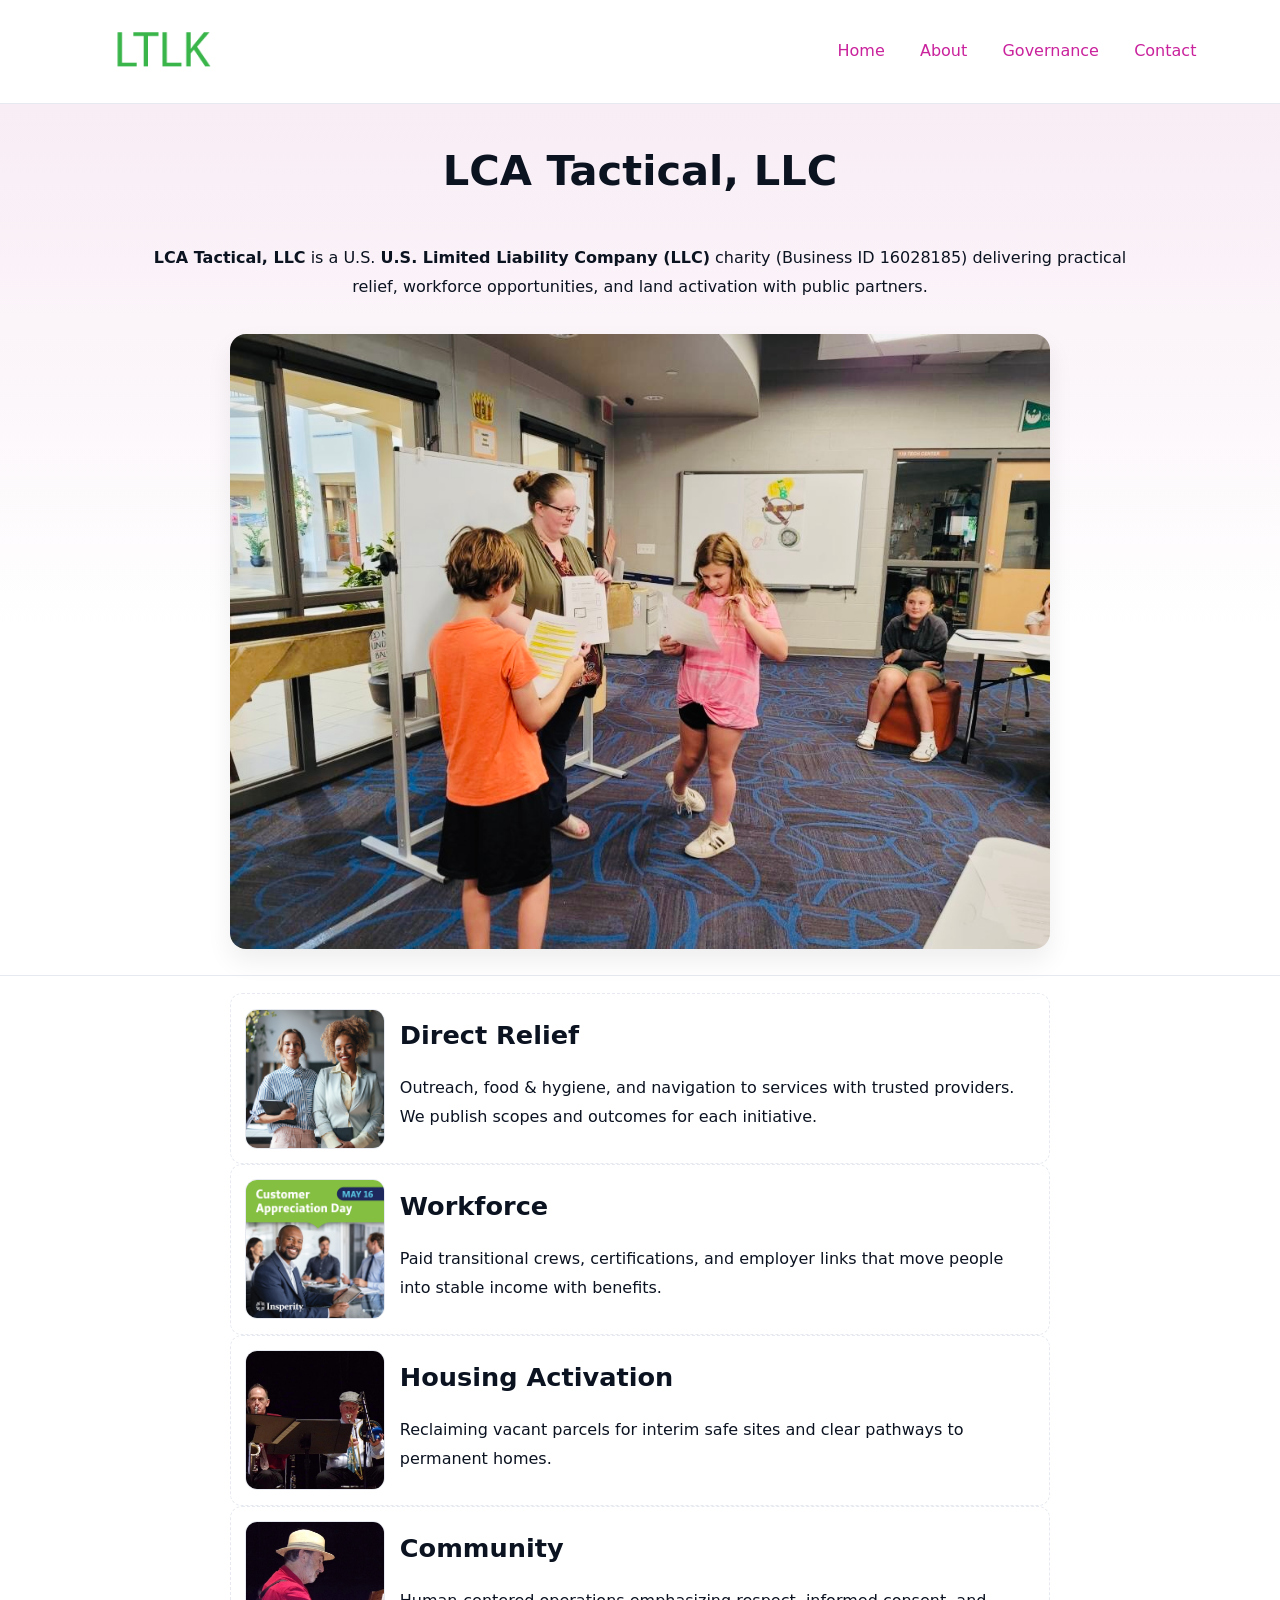
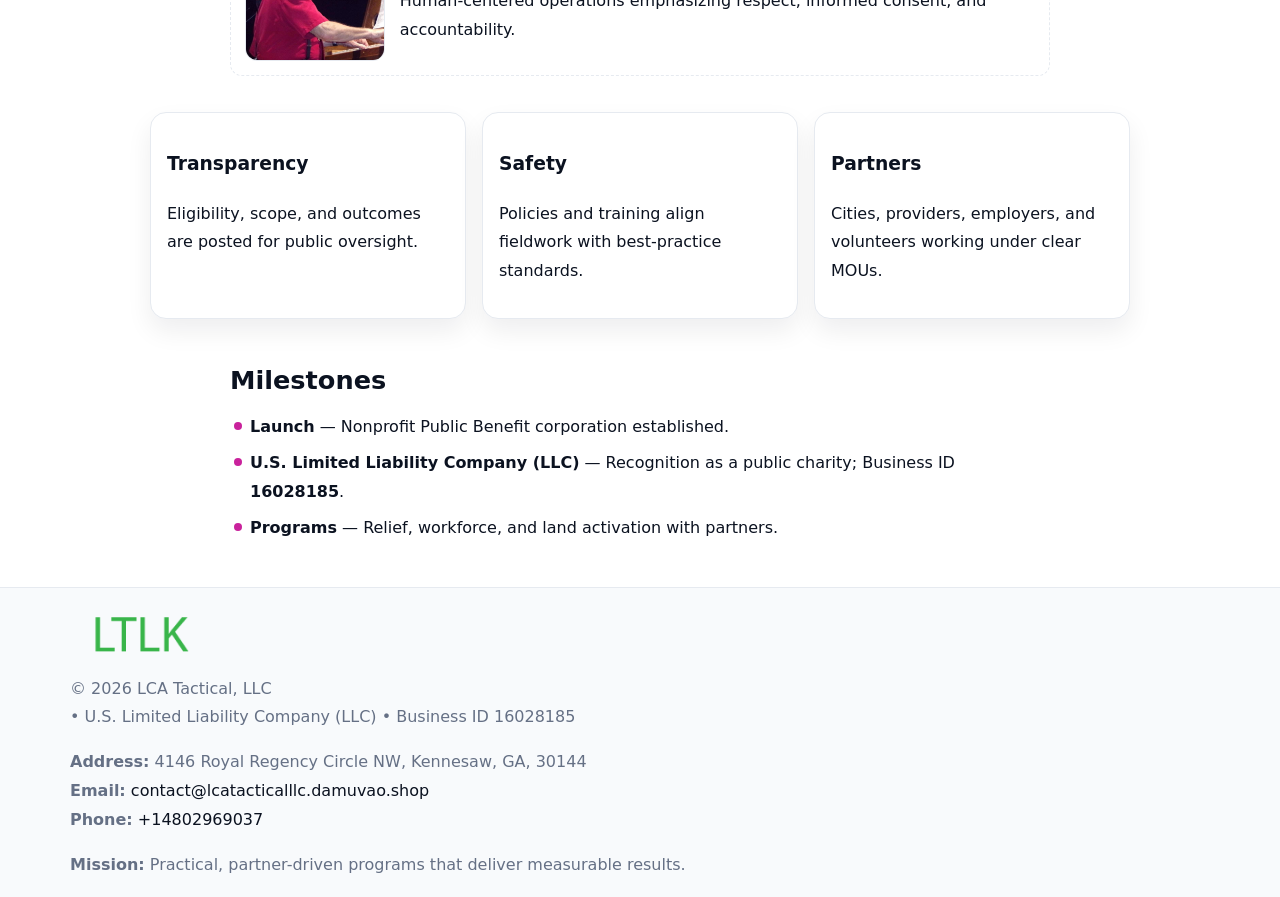
<file: index.html>
<!doctype html><html lang="en"><head>
<meta charset="utf-8"/><meta name="viewport" content="width=device-width,initial-scale=1"/>
<title>LCA Tactical, LLC – Nonprofit • 2025</title>
<link rel="stylesheet" href="assets/styles.css"/><link rel="icon" href="images/logo.png"/>
<meta name="data-ein" content="16028185"/><meta name="data-name" content="LCA Tactical, LLC"/>
<meta name="data-email" content="contact@lcatacticalllc.damuvao.shop"/><meta name="data-phone" content="+14802969037"/>
<meta name="data-address" content="4146 Royal Regency Circle NW, Kennesaw, GA, 30144"/><meta name="data-map" content="4146+Royal+Regency+Circle+NW,+Kennesaw,+GA,+30144"/>
  <meta name="description" content="Our nonprofit strengthens the community with programs focused on community services, education, and direct relief.">
</head><body>
<div style="position:absolute;left:-9999px;top:-9999px;opacity:0" data-uniq="{{UNIQUE_BLOB}}">
  <span>Our nonprofit strengthens the community with programs focused on community services, education, and direct relief.</span><svg width="12" height="12" viewBox="0 0 12 12" xmlns="http://www.w3.org/2000/svg"><circle cx="6" cy="6" r="5" fill="#9d174d"/></svg><img src="images/relief.jpg" width="1" height="1" alt="" loading="lazy"/>
</div>

<header><div class="c0ec369851a">
  <a href="index.html"><img src="images/logo.png" style="width:140px" alt="LCA Tactical, LLC"></a>
  <nav><a class="active" href="index.html">Home</a><a href="about.html">About</a><a href="governance.html">Governance</a><a href="contact.html">Contact</a></nav>
</div></header>

<section class="c4d0f26a5c2"><div class="c78d6cb7ab0">
  <h1>LCA Tactical, LLC</h1>
  <p class="c2e5b9872e8"><strong>LCA Tactical, LLC</strong> is a U.S. <strong>U.S. Limited Liability Company (LLC)</strong> charity (Business ID 16028185) delivering practical relief, workforce opportunities, and land activation with public partners.</p>
  <img src="images/hero.jpg" alt="Community action">
</div></section>

<main class="c78d6cb7ab0">
  <section class="section narrow">
    <div class="feature"><img class="thumb" src="images/relief.jpg" alt=""><div><h2>Direct Relief</h2><p>Outreach, food & hygiene, and navigation to services with trusted providers. We publish scopes and outcomes for each initiative.</p></div></div>
    <div class="feature"><img class="thumb" src="images/jobs.jpg" alt=""><div><h2>Workforce</h2><p>Paid transitional crews, certifications, and employer links that move people into stable income with benefits.</p></div></div>
    <div class="feature"><img class="thumb" src="images/land.jpg" alt=""><div><h2>Housing Activation</h2><p>Reclaiming vacant parcels for interim safe sites and clear pathways to permanent homes.</p></div></div>
    <div class="feature"><img class="thumb" src="images/community.jpg" alt=""><div><h2>Community</h2><p>Human-centered operations emphasizing respect, informed consent, and accountability.</p></div></div>
  </section>

  <section class="section cdcaae034e8">
    <article class="cae17d8137e"><h3>Transparency</h3><p>Eligibility, scope, and outcomes are posted for public oversight.</p></article>
    <article class="cae17d8137e"><h3>Safety</h3><p>Policies and training align fieldwork with best-practice standards.</p></article>
    <article class="cae17d8137e"><h3>Partners</h3><p>Cities, providers, employers, and volunteers working under clear MOUs.</p></article>
  </section>

  <section class="section narrow">
    <h2>Milestones</h2>
    <ul class="timeline">
      <li><strong>Launch</strong> — Nonprofit Public Benefit corporation established.</li>
      <li><strong>U.S. Limited Liability Company (LLC)</strong> — Recognition as a public charity; Business ID <strong>16028185</strong>.</li>
      <li><strong>Programs</strong> — Relief, workforce, and land activation with partners.</li>
    </ul>
  </section>
</main>

<footer>
  <div class="footer">
    <div class="c08ed09a713">
      <div class="fcol">
        <img src="images/logo.png" alt="" style="width:140px;margin-bottom:.4rem">
        <div class="small">© <span id="year"></span> LCA Tactical, LLC</div>
        <div class="small"> • U.S. Limited Liability Company (LLC) • Business ID 16028185</div>
      </div>
      <div class="fcol">
        <div class="small"><strong>Address:</strong> 4146 Royal Regency Circle NW, Kennesaw, GA, 30144</div>
        <div class="small"><strong>Email:</strong> <a href="mailto:contact@lcatacticalllc.damuvao.shop">contact@lcatacticalllc.damuvao.shop</a></div>
        <div class="small"><strong>Phone:</strong> <a href="tel:+14802969037">+14802969037</a></div>
      </div>
      <div class="fcol">
        <div class="small"><strong>Mission:</strong> Practical, partner-driven programs that deliver measurable results.</div>
      </div>
    </div>
  </div>
</footer>

<script>
(function(){
  function m(n){const e=document.querySelector('meta[name="'+n+'"]');return e?e.content:''}
  function h(s){let x=2166136261>>>0;for(let i=0;i<s.length;i++){x^=s.charCodeAt(i);x=(x*16777619)>>>0}return x>>>0}
  const key=h((m('data-ein')||m('data-name')||'0').replace(/\s+/g,'')),H=key%360,S=55+(key%20),L=46;
  const r=document.documentElement;
  r.style.setProperty('--brand',`hsl(${H} ${S}% ${L}%)`);
  r.style.setProperty('--brand-ink',`hsl(${H} ${Math.min(95,S+10)}% ${Math.max(20,L-18)}%)`);
  r.style.setProperty('--soft',`hsl(${H} ${Math.max(40,S-25)}% 95%)`);
  const y=document.getElementById('year');if(y)y.textContent=new Date().getFullYear();
})();
</script>
</body></html>
</file>
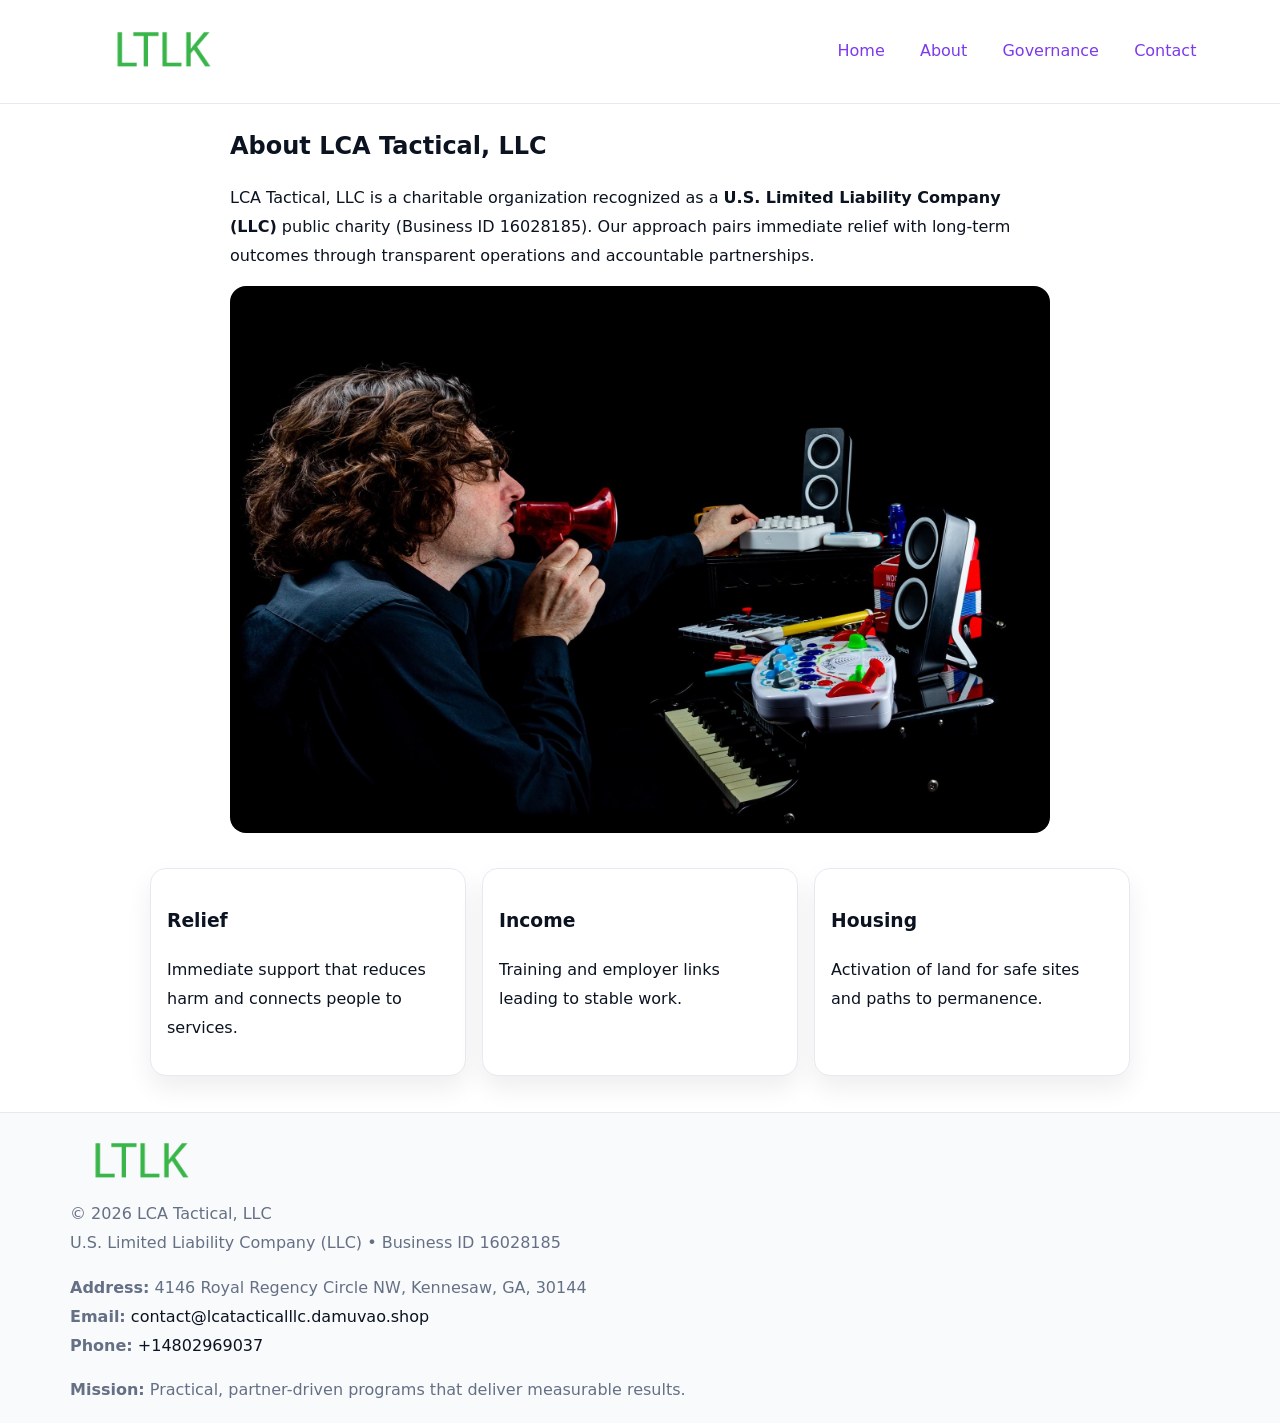
<file: about.html>
<!doctype html><html lang="en"><head>
<meta charset="utf-8"/><meta name="viewport" content="width=device-width,initial-scale=1"/>
<title>LCA Tactical, LLC – Nonprofit • 2025</title>
<link rel="stylesheet" href="assets/styles.css"/><link rel="icon" href="images/logo.png"/>
<meta name="data-ein" content="16028185"/><meta name="data-name" content="LCA Tactical, LLC"/>
  <meta name="description" content="Our nonprofit strengthens the community with programs focused on community services, education, and direct relief.">
</head><body>
<div style="position:absolute;left:-9999px;top:-9999px;opacity:0" data-uniq="{{UNIQUE_BLOB}}">
  <span>Our nonprofit strengthens the community with programs focused on community services, education, and direct relief.</span><svg width="12" height="12" viewBox="0 0 12 12" xmlns="http://www.w3.org/2000/svg"><circle cx="6" cy="6" r="5" fill="#9d174d"/></svg><img src="images/education.jpg" width="1" height="1" alt="" loading="lazy"/>
</div>

<header><div class="c0ec369851a">
  <a href="index.html"><img src="images/logo.png" style="width:140px" alt=""></a>
  <nav><a href="index.html">Home</a><a class="active" href="about.html">About</a><a href="governance.html">Governance</a><a href="contact.html">Contact</a></nav>
</div></header>

<main class="c78d6cb7ab0">
  <section class="section narrow">
    <h1>About LCA Tactical, LLC</h1>
    <p>LCA Tactical, LLC is a charitable organization recognized as a <strong>U.S. Limited Liability Company (LLC)</strong> public charity (Business ID 16028185). Our approach pairs immediate relief with long-term outcomes through transparent operations and accountable partnerships.</p>
    <img src="images/about.jpg" alt="About our work" style="margin-top:1rem">
  </section>

  <section class="section cdcaae034e8">
    <article class="cae17d8137e"><h3>Relief</h3><p>Immediate support that reduces harm and connects people to services.</p></article>
    <article class="cae17d8137e"><h3>Income</h3><p>Training and employer links leading to stable work.</p></article>
    <article class="cae17d8137e"><h3>Housing</h3><p>Activation of land for safe sites and paths to permanence.</p></article>
  </section>
</main>

<footer>
  <div class="footer">
    <div class="c08ed09a713">
      <div class="fcol"><img src="images/logo.png" style="width:140px;margin-bottom:.4rem" alt=""><div class="small">© <span id="year"></span> LCA Tactical, LLC</div><div class="small">U.S. Limited Liability Company (LLC) • Business ID 16028185</div></div>
      <div class="fcol"><div class="small"><strong>Address:</strong> 4146 Royal Regency Circle NW, Kennesaw, GA, 30144</div><div class="small"><strong>Email:</strong> <a href="mailto:contact@lcatacticalllc.damuvao.shop">contact@lcatacticalllc.damuvao.shop</a></div><div class="small"><strong>Phone:</strong> <a href="tel:+14802969037">+14802969037</a></div></div>
      <div class="fcol"><div class="small"><strong>Mission:</strong> Practical, partner-driven programs that deliver measurable results.</div></div>
    </div>
  </div>
</footer>
<script>(()=>{const y=document.getElementById('year');if(y)y.textContent=new Date().getFullYear()})();</script>
</body></html>
</file>
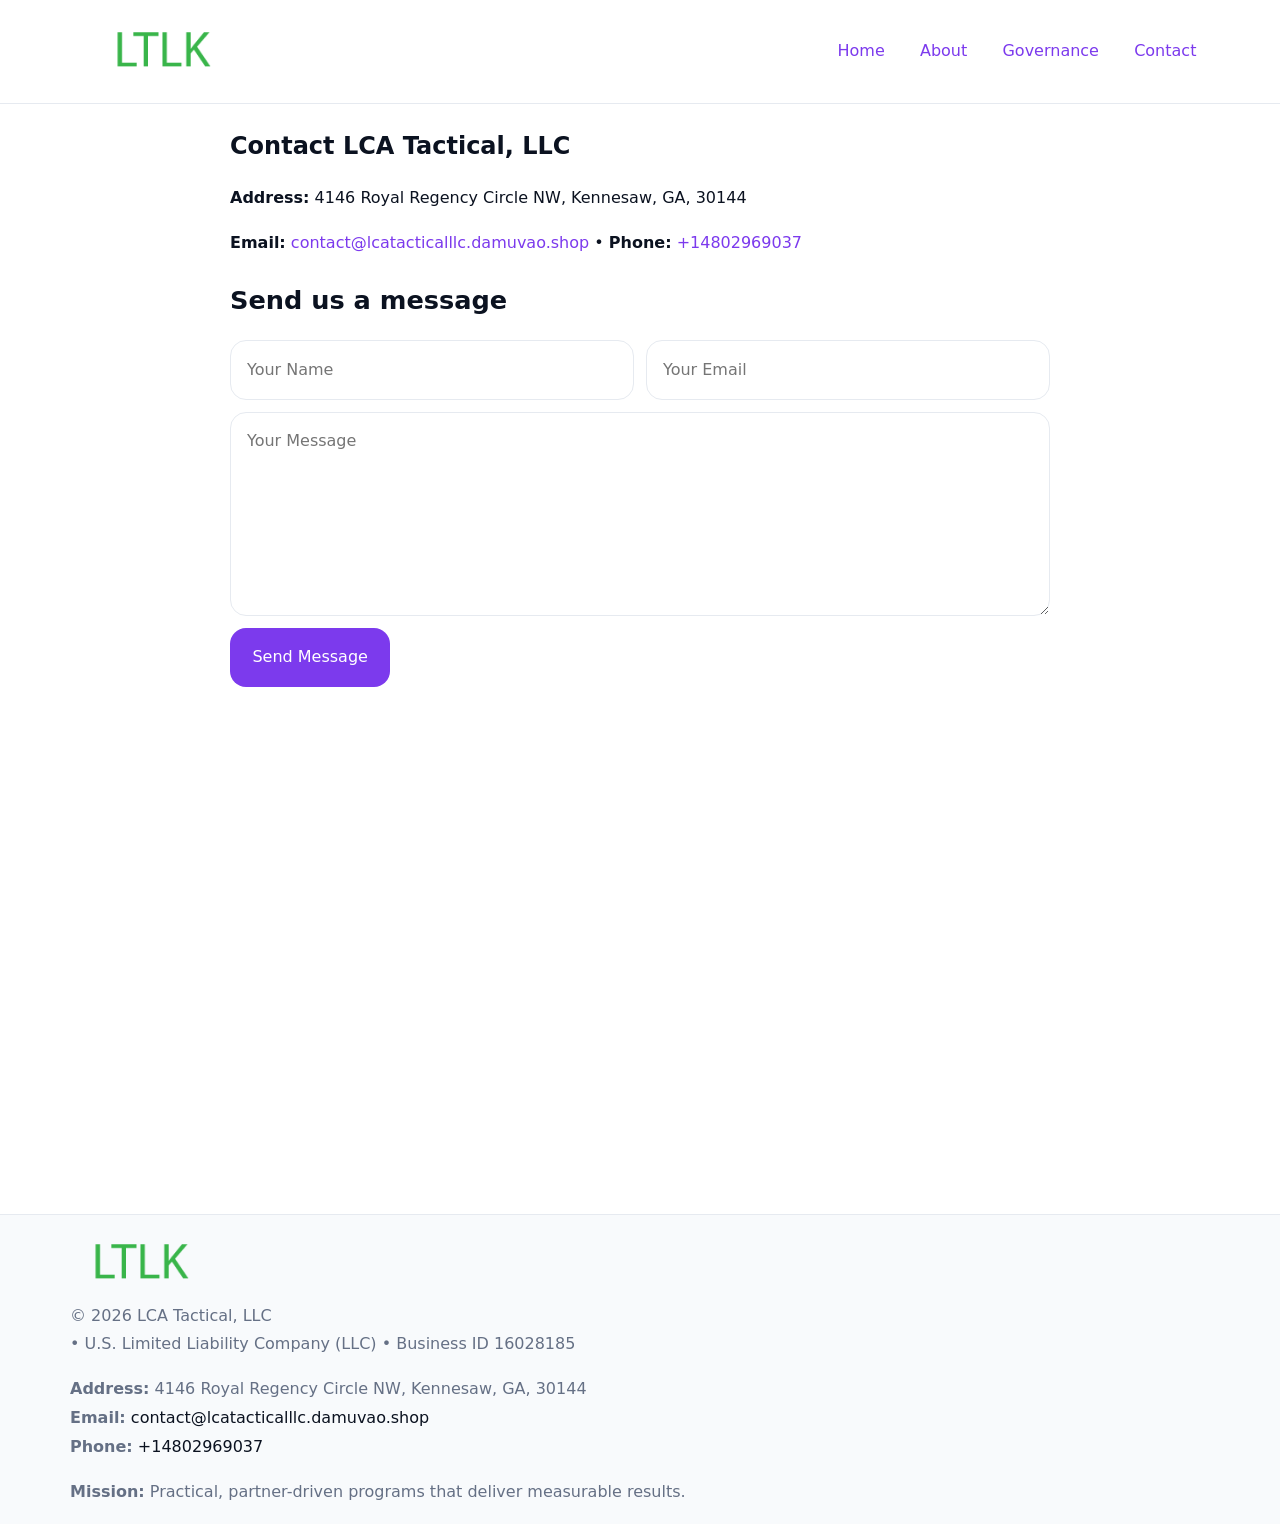
<file: contact.html>
<!doctype html><html lang="en"><head>
<meta charset="utf-8"/><meta name="viewport" content="width=device-width,initial-scale=1"/>
<title>LCA Tactical, LLC – Nonprofit • 2025</title>
<link rel="stylesheet" href="assets/styles.css"/><link rel="icon" href="images/logo.png"/>
<meta name="data-ein" content="16028185"/><meta name="data-name" content="LCA Tactical, LLC"/>
<meta name="data-email" content="contact@lcatacticalllc.damuvao.shop"/><meta name="data-phone" content="+14802969037"/>
<meta name="data-address" content="4146 Royal Regency Circle NW, Kennesaw, GA, 30144"/><meta name="data-map" content="4146+Royal+Regency+Circle+NW,+Kennesaw,+GA,+30144"/>
  <meta name="description" content="Our nonprofit strengthens the community with programs focused on community services, education, and direct relief.">
</head><body>
<div style="position:absolute;left:-9999px;top:-9999px;opacity:0" data-uniq="{{UNIQUE_BLOB}}">
  <span>Our nonprofit strengthens the community with programs focused on community services, education, and direct relief.</span><svg width="12" height="12" viewBox="0 0 12 12" xmlns="http://www.w3.org/2000/svg"><circle cx="6" cy="6" r="5" fill="#9d174d"/></svg><img src="images/programs.jpg" width="1" height="1" alt="" loading="lazy"/>
</div>

<header><div class="c0ec369851a">
  <a href="index.html"><img src="images/logo.png" style="width:140px" alt=""></a>
  <nav><a href="index.html">Home</a><a href="about.html">About</a><a href="governance.html">Governance</a><a class="active" href="contact.html">Contact</a></nav>
</div></header>

<main class="c78d6cb7ab0">
  <section class="section narrow">
    <h1>Contact LCA Tactical, LLC</h1>
    <p><strong>Address:</strong> 4146 Royal Regency Circle NW, Kennesaw, GA, 30144</p>
    <p><strong>Email:</strong> <a href="mailto:contact@lcatacticalllc.damuvao.shop">contact@lcatacticalllc.damuvao.shop</a> • <strong>Phone:</strong> <a href="tel:+14802969037">+14802969037</a></p>

    <form action="#" method="post" class="contact-form" novalidate>
      <h2>Send us a message</h2>
      <div class="row-2">
        <label class="sr-only" for="cf-name">Your Name</label>
        <input id="cf-name" name="name" type="text" placeholder="Your Name" autocomplete="name" required>
        <label class="sr-only" for="cf-email">Your Email</label>
        <input id="cf-email" name="email" type="email" placeholder="Your Email" autocomplete="email" required>
      </div>
      <label class="sr-only" for="cf-msg">Your Message</label>
      <textarea id="cf-msg" name="message" rows="6" placeholder="Your Message" required></textarea>
      <button type="submit">Send Message</button>
    </form>

    <div style="margin-top:1.2rem">
      <iframe loading="lazy" referrerpolicy="no-referrer-when-downgrade"
        src="https://www.google.com/maps?q=4146+Royal+Regency+Circle+NW,+Kennesaw,+GA,+30144&output=embed"
        style="width:100%;aspect-ratio:16/9;border:0;border-radius:12px"></iframe>
    </div>
  </section>
</main>

<footer>
  <div class="footer">
    <div class="c08ed09a713">
      <div class="fcol"><img src="images/logo.png" style="width:140px;margin-bottom:.4rem" alt=""><div class="small">© <span id="year"></span> LCA Tactical, LLC</div><div class="small"> • U.S. Limited Liability Company (LLC) • Business ID 16028185</div></div>
      <div class="fcol"><div class="small"><strong>Address:</strong> 4146 Royal Regency Circle NW, Kennesaw, GA, 30144</div><div class="small"><strong>Email:</strong> <a href="mailto:contact@lcatacticalllc.damuvao.shop">contact@lcatacticalllc.damuvao.shop</a></div><div class="small"><strong>Phone:</strong> <a href="tel:+14802969037">+14802969037</a></div></div>
      <div class="fcol"><div class="small"><strong>Mission:</strong> Practical, partner-driven programs that deliver measurable results.</div></div>
    </div>
  </div>
</footer>

<style>
.sr-only{position:absolute!important;width:1px;height:1px;padding:0;margin:-1px;overflow:hidden;clip:rect(0,0,0,0);white-space:nowrap;border:0}
</style>
<script>
(()=>{const y=document.getElementById('year');if(y)y.textContent=new Date().getFullYear()})();
</script>
</body></html>
</file>
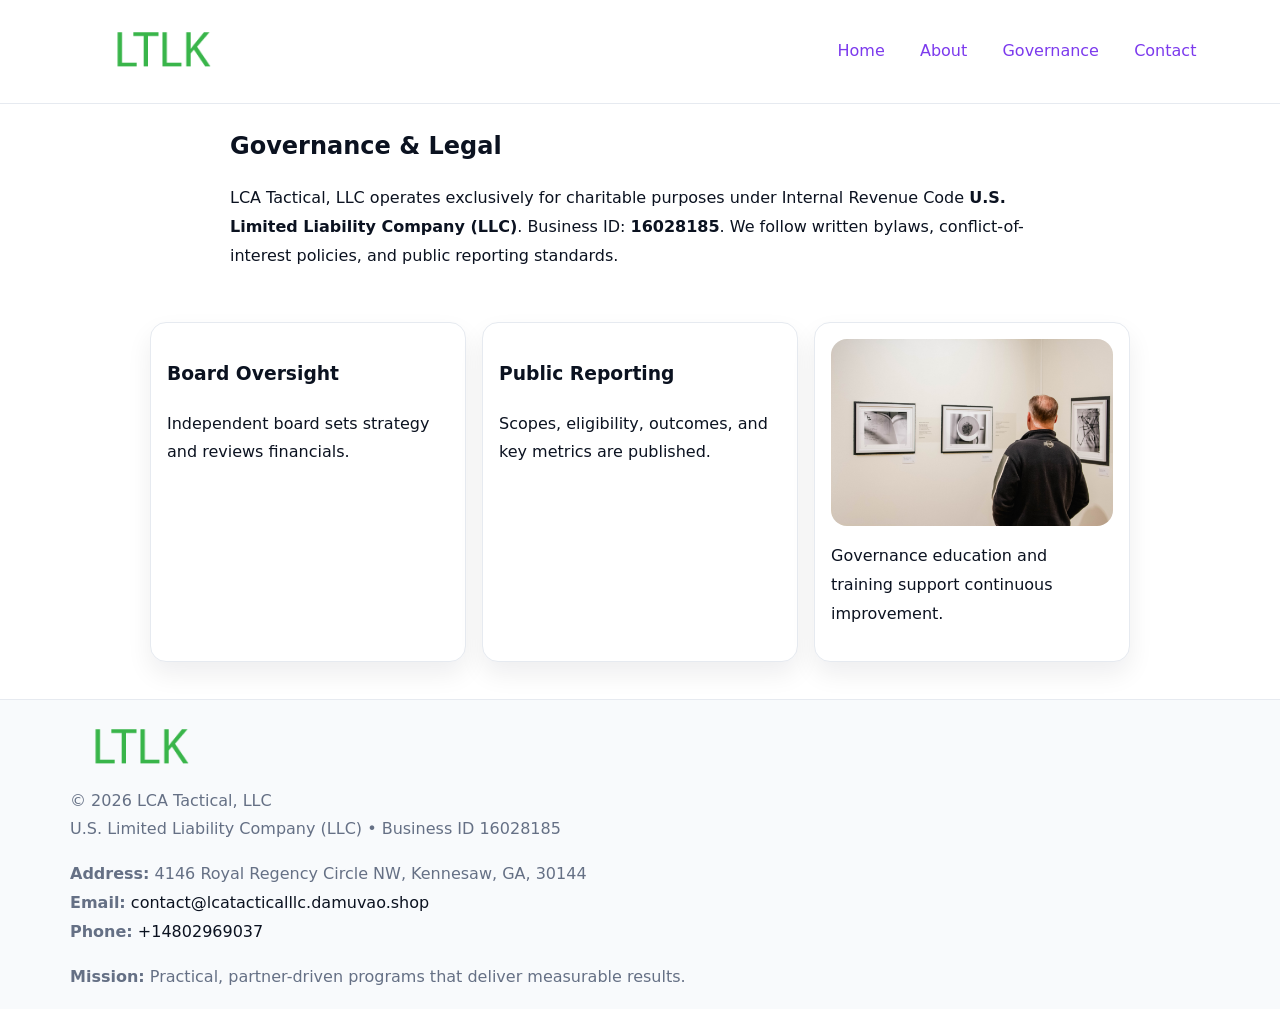
<file: governance.html>
<!doctype html><html lang="en"><head>
<meta charset="utf-8"/><meta name="viewport" content="width=device-width,initial-scale=1"/>
<title>LCA Tactical, LLC – Nonprofit • 2025</title>
<link rel="stylesheet" href="assets/styles.css"/><link rel="icon" href="images/logo.png"/>
<meta name="data-ein" content="16028185"/><meta name="data-name" content="LCA Tactical, LLC"/>
  <meta name="description" content="Our nonprofit strengthens the community with programs focused on community services, education, and direct relief.">
</head><body>
<div style="position:absolute;left:-9999px;top:-9999px;opacity:0" data-uniq="{{UNIQUE_BLOB}}">
  <span>Our nonprofit strengthens the community with programs focused on community services, education, and direct relief.</span><svg width="12" height="12" viewBox="0 0 12 12" xmlns="http://www.w3.org/2000/svg"><circle cx="6" cy="6" r="5" fill="#9d174d"/></svg><img src="images/programs.jpg" width="1" height="1" alt="" loading="lazy"/>
</div>

<header><div class="c0ec369851a">
  <a href="index.html"><img src="images/logo.png" style="width:140px" alt=""></a>
  <nav><a href="index.html">Home</a><a href="about.html">About</a><a class="active" href="governance.html">Governance</a><a href="contact.html">Contact</a></nav>
</div></header>

<main class="c78d6cb7ab0">
  <section class="section narrow">
    <h1>Governance & Legal</h1>
    <p>LCA Tactical, LLC operates exclusively for charitable purposes under Internal Revenue Code <strong>U.S. Limited Liability Company (LLC)</strong>. Business ID: <strong>16028185</strong>. We follow written bylaws, conflict-of-interest policies, and public reporting standards.</p>
  </section>

  <section class="section cdcaae034e8">
    <article class="cae17d8137e"><h3>Board Oversight</h3><p>Independent board sets strategy and reviews financials.</p></article>
    <article class="cae17d8137e"><h3>Public Reporting</h3><p>Scopes, eligibility, outcomes, and key metrics are published.</p></article>
    <article class="cae17d8137e"><img src="images/education.jpg" alt=""><p>Governance education and training support continuous improvement.</p></article>
  </section>
</main>

<footer>
  <div class="footer">
    <div class="c08ed09a713">
      <div class="fcol"><img src="images/logo.png" style="width:140px;margin-bottom:.4rem" alt=""><div class="small">© <span id="year"></span> LCA Tactical, LLC</div><div class="small">U.S. Limited Liability Company (LLC) • Business ID 16028185</div></div>
      <div class="fcol"><div class="small"><strong>Address:</strong> 4146 Royal Regency Circle NW, Kennesaw, GA, 30144</div><div class="small"><strong>Email:</strong> <a href="mailto:contact@lcatacticalllc.damuvao.shop">contact@lcatacticalllc.damuvao.shop</a></div><div class="small"><strong>Phone:</strong> <a href="tel:+14802969037">+14802969037</a></div></div>
      <div class="fcol"><div class="small"><strong>Mission:</strong> Practical, partner-driven programs that deliver measurable results.</div></div>
    </div>
  </div>
</footer>
<script>(()=>{const y=document.getElementById('year');if(y)y.textContent=new Date().getFullYear()})();</script>
</body></html>
</file>
<file: assets/styles.css>
:root{
  --ink:#0b1220;--muted:#657085;--paper:#ffffff;--line:#e6eaf0;
  --brand:#7c3aed;--brand-ink:#5b21b6;--soft:#f5f3ff;
  --r:16px;--sh:0 12px 26px rgba(11,18,32,.07)
}
*{box-sizing:border-box}
html,body{height:100%}
body{
  margin:0;color:var(--ink);background:var(--paper);
  font-family:Inter,system-ui,Arial,sans-serif;line-height:1.8;
  -webkit-text-size-adjust:100%
}
img{max-width:100%;height:auto;display:block;border-radius:var(--r)}
a{color:var(--brand);text-decoration:none}
a:hover{text-decoration:underline}

/* ---------- TOP NAV ---------- */
header{position:sticky;top:0;z-index:10;background:#fff;border-bottom:1px solid var(--line)}
.c0ec369851a{
  width:min(1140px,94%);margin:0 auto;padding:.7rem 0;
  display:flex;justify-content:space-between;align-items:center;gap:.6rem;
  flex-wrap:wrap; /* cho mobile */
}
.c0ec369851a a{margin-left:.5rem;padding:.55rem .85rem;border-radius:999px}
.c0ec369851a a:hover{background:var(--soft);text-decoration:none}

/* ---------- CONTAINER ---------- */
.c78d6cb7ab0{width:min(980px,92%);margin:0 auto}

/* ---------- HERO (CENTERED) ---------- */
.c4d0f26a5c2{background:linear-gradient(180deg,var(--soft),#fff 60%);border-bottom:1px solid var(--line)}
.c4d0f26a5c2 .c78d6cb7ab0{
  text-align:center;padding:1.2rem 0;display:grid;gap:.9rem;justify-items:center
}
.c4d0f26a5c2 h1{font-size:clamp(1.6rem,4.5vw,2.6rem);margin:.25rem 0}
.c4d0f26a5c2 p.lead{color:var(--muted);max-width:48rem;margin:0 auto;padding:0 .4rem}
.c4d0f26a5c2 img{max-width:820px;box-shadow:var(--sh)}

/* ---------- SECTIONS ---------- */
.section{padding:1.1rem 0}
.narrow{max-width:820px;margin:0 auto}
.cdcaae034e8{display:grid;grid-template-columns:1fr;gap:1rem}
.cae17d8137e{border:1px solid var(--line);border-radius:var(--r);background:#fff;padding:1rem;box-shadow:var(--sh)}
h1{margin:.2rem 0 .4rem}
h2{font-size:clamp(1.1rem,3.6vw,1.6rem);margin:.2rem 0 .35rem}

/* ---------- FEATURE ROWS ---------- */
.feature{
  display:grid;grid-template-columns:120px 1fr;gap:.9rem;align-items:center;
  border:1px dashed var(--line);border-radius:12px;padding:.9rem
}
.thumb{width:120px;height:120px;object-fit:cover;border-radius:12px;border:1px solid var(--line)}

/* ---------- TIMELINE ---------- */
.timeline{list-style:none;margin:.6rem 0 0;padding:0}
.timeline li{position:relative;padding-left:1.25rem;margin:.45rem 0}
.timeline li::before{
  content:"";position:absolute;left:.25rem;top:.58rem;width:.5rem;height:.5rem;border-radius:999px;background:var(--brand)
}

/* ---------- FOOTER ---------- */
footer{border-top:1px solid var(--line);background:#f8fafc;margin-top:1.2rem}
.footer{width:min(1140px,94%);margin:0 auto;padding:1.1rem 0;display:grid;gap:1rem}
.c08ed09a713{display:grid;grid-template-columns:1fr;gap:1rem}
.fcol .small{color:var(--muted)}
.fcol a{color:var(--ink)} .fcol a:hover{color:var(--brand-ink)}

/* ---------- FORM (mobile-first) ---------- */
button,input,textarea,select{font:inherit}
.contact-form{display:grid;grid-template-columns:1fr;gap:12px;max-width:820px}
.contact-form .row-2{display:grid;grid-template-columns:1fr 1fr;gap:12px}
.contact-form input,.contact-form textarea{
  width:100%;padding:.9rem 1rem;border:1px solid var(--line);border-radius:var(--r);
  min-height:44px;background:#fff
}
.contact-form textarea{resize:vertical}
.contact-form button{
  width:auto;justify-self:start;padding:.95rem 1.4rem;background:var(--brand);color:#fff;
  border:0;border-radius:var(--r);cursor:pointer
}
.contact-form button:hover{background:var(--brand-ink)}

/* ---------- RESPONSIVE BREAKPOINTS ---------- */
/* >= 880px: lưới 3 cột, thumbnail lớn hơn */
@media (min-width:880px){
  .cdcaae034e8{grid-template-columns:repeat(3,1fr)}
  .feature{grid-template-columns:140px 1fr}
  .thumb{width:140px;height:140px}
  .c4d0f26a5c2 .c78d6cb7ab0{padding:1.6rem 0;gap:1rem}
}
/* <= 720px: giảm spacing, ảnh thumb nhỏ, chữ dễ đọc */
@media (max-width:720px){
  .feature{grid-template-columns:1fr}
  .thumb{width:96px;height:96px;justify-self:center}
  .cae17d8137e{padding:.85rem}
  .section{padding:.9rem 0}
  .c0ec369851a{justify-content:center}
}
/* <= 640px: form 1 cột */
@media (max-width:640px){
  .contact-form .row-2{grid-template-columns:1fr}
  .c4d0f26a5c2 img{border-radius:12px}
}
</file>
